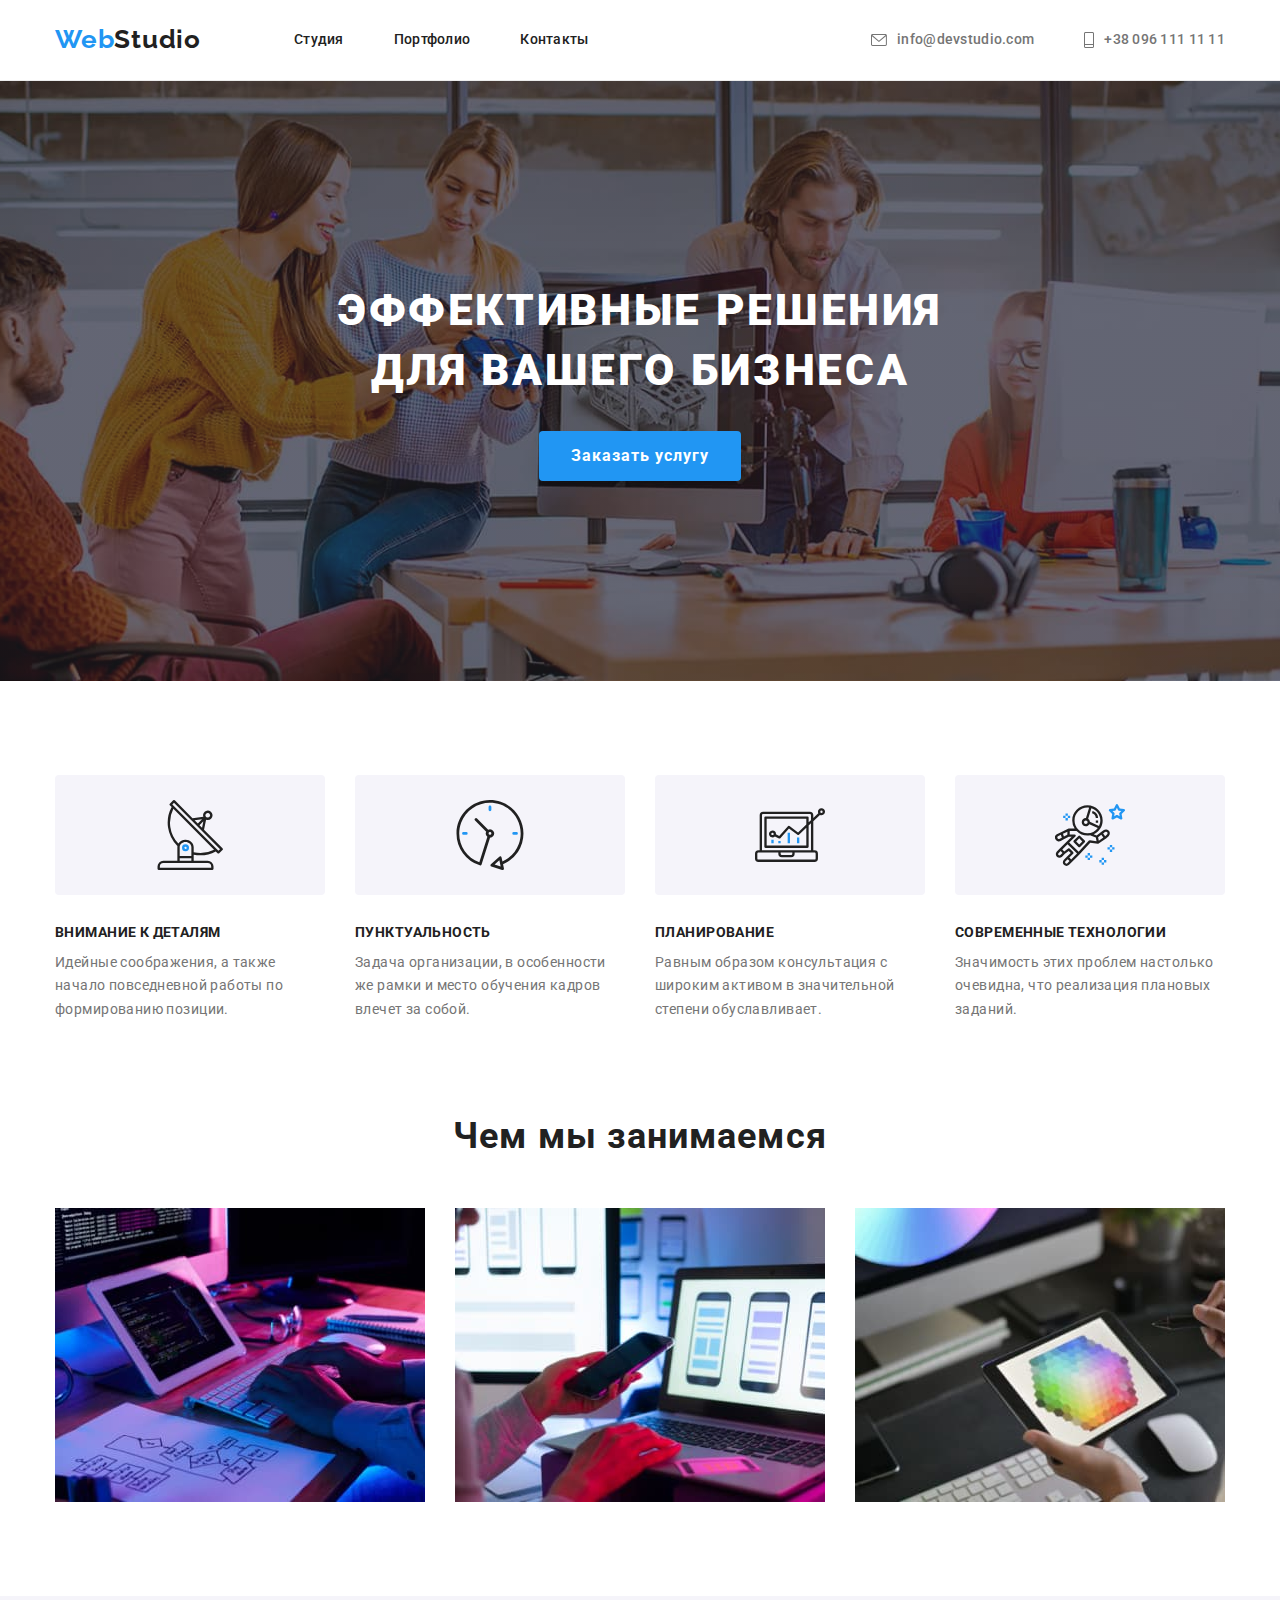
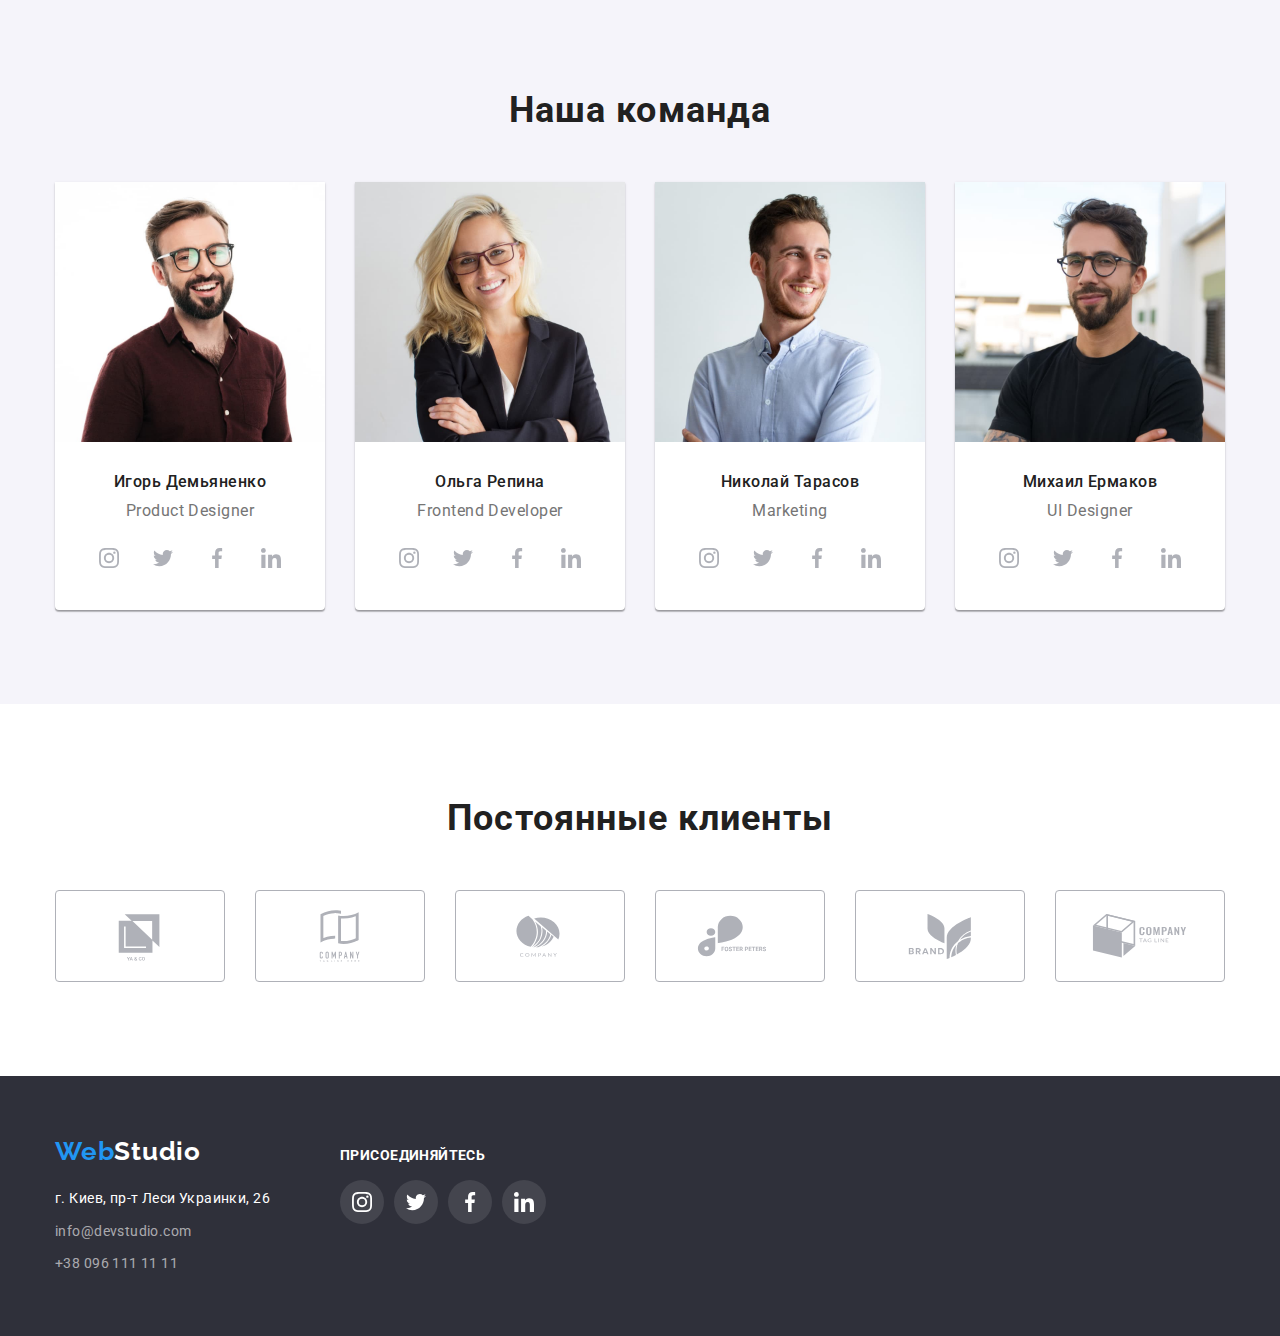
<file: index.html>
<!DOCTYPE html>
<html lang="ru">
<head>
    <meta charset="UTF-8">
    <meta http-equiv="X-UA-Compatible" content="IE=edge">
    <meta name="viewport" content="width=device-width, initial-scale=1.0">
    <title>Document</title>
      <style>
        a {
          text-decoration: none;
        }
      </style>
      <link rel="preconnect" href="https://fonts.googleapis.com">
      <link rel="preconnect" href="https://fonts.gstatic.com" crossorigin>
      <link href="https://fonts.googleapis.com/css2?family=Raleway:wght@700&family=Roboto:wght@400;500;700;900&display=swap"
        rel="stylesheet">
      <link rel="stylesheet" href="https://cdnjs.cloudflare.com/ajax/libs/modern-normalize/1.1.0/modern-normalize.min.css" />
      <link rel="stylesheet" href="./css/styles.css">
</head>
<body class="page">
<!--хедер-->
   <header class="page-header">
    <div class="container menu-heder">
       <nav class="nav">
         <a href="/" class="logo"><span class="logos">Web</span>Studio</a>
          <ul class="site-nav list">
            <li class="nav-item"><a href="./index.html" class="link current">Студия</a></li>
            <li class="nav-item"><a href="./portfolio.html" class="link">Портфолио</a></li>
            <li class="nav-item"><a href="./contacts.html" class="link">Контакты</a></li>
          </ul>
       </nav>
          <ul class="contacts list">
            <li class="contacts-item"><a href="mailto:info@devstudio.com" class="contact">
              <svg class="phone-icon" width="16" height="12">
                <use href="./images/symbol-defs.svg#icon-envelope-hover"></use>
              </svg>
              info@devstudio.com</a>
            </li>
            <li class="contacts-item"><a href="tel:+380961111111" class="contact">
              <svg class="email-icon" width="10" height="16">
                <use href="./images/symbol-defs.svg#icon-Vector"></use>
              </svg>
              +38 096 111 11 11</a>
            </li>
          </ul>
    </div>
   </header> 
<!--головний контент сторінки-->
    <main>
     <!--секція герой-->
      <section class="hero">
        <div class="container">
           <h1 class="hero-title">Эффективные решения для вашего бизнеса</h1>
           <button type="button" class="button">Заказать услугу</button>
        </div>
     </section>
     <!--фішки компанії-->
     <section class="section">
      <div class="container">
       <h2 class="visually-hidden">Наши преимущества</h2>
       <ul class="feature-list list">
          <li class="item">
            <div class="box-icon">
              <svg class="item-icon">
                <use href="./images/symbol-defs.svg#icon-Group"></use>
              </svg>
            </div>
           <h3 class="title">Внимание к деталям</h3>
            <p class="text">Идейные соображения, а также начало повседневной работы по формированию позиции.</p>
         </li>
         <li class="item">
          <div class="box-icon">
            <svg class="item-icon">
              <use href="./images/symbol-defs.svg#icon-clock"></use>
            </svg>
          </div>
           <h3 class="title">Пунктуальность</h3>
            <p class="text">Задача организации, в особенности же рамки и место обучения кадров влечет за собой.</p>
         </li>
         <li class="item">
          <div class="box-icon">
            <svg class="item-icon">
              <use href="./images/symbol-defs.svg#icon-diagram"></use>
            </svg>
          </div>
           <h3 class="title">Планирование</h3>
            <p class="text">Равным образом консультация с широким активом в значительной степени обуславливает.</p>
         </li>
         <li class="item">
          <div class="box-icon">
            <svg class="item-icon">
              <use href="./images/symbol-defs.svg#icon-astronaut"></use>
            </svg>
          </div>
           <h3 class="title">Современные технологии</h3>
            <p class="text">Значимость этих проблем настолько очевидна, что реализация плановых заданий.</p>
         </li>
        </ul>
      </div>
     </section>
     <!--діяльність компанії-->
     <section class="section work-section">
      <div class="container">
        <h2 class="work">Чем мы занимаемся</h2>
        <ul class="work-list list">
            <li class="img work-list-item"><img src="./images/img1.jpg" alt="робота с ПК" width="370"></li>
            <li class="img work-list-item"><img src="./images/img2.jpg" alt="Робота с телефоном" width="370"></li>
            <li class="img work-list-item"><img src="./images/img3.jpg" alt="робота с планшетом" width="370"></li>
        </ul>
      </div>
     </section>
     <!--члени компанії-->
     <section class="section user">
      <div class="container">
        <h2 class="galery">Наша команда</h2>
        <ul class="galery-list list">
            <li class="galery-item">
                <img src="./images/igor.jpg" alt="фото Игорь Демьяненко" width="270">
              <div class="person-description">
                <h3 class="headline">Игорь Демьяненко</h3>
                <p class="tagline">Product Designer</p>
                <ul class="user-soc-list list">
                    <li class="user-soc-item">
                    <a class="user-soc-link link" href="">
                      <svg class="user-soc-icon" width="20" height="20">
                        <use href="./images/symbol-defs.svg#icon-instagram"></use>
                      </svg>
                    </a>
                  </li>
                    <li class="user-soc-item">
                    <a class="user-soc-link link" href="">
                      <svg class="user-soc-icon" width="20" height="20">
                        <use href="./images/symbol-defs.svg#icon-twitter"></use>
                      </svg>
                    </a>
                  </li>
                    <li class="user-soc-item">
                    <a class="user-soc-link link" href="">
                      <svg class="user-soc-icon" width="20" height="20">
                        <use href="./images/symbol-defs.svg#icon-facebook"></use>
                      </svg>
                    </a>
                  </li>
                  <li class="user-soc-item">
                    <a class="user-soc-link link" href="">
                      <svg class="user-soc-icon" width="20" height="20">
                        <use href="./images/symbol-defs.svg#icon-linkedin"></use>
                      </svg>
                    </a>
                  </li>
                </ul>
              </div>
              </li>
            <li class="galery-item">
                <img src="./images/olga.jpg" alt="фото Ольга Репина" width="270">
              <div class="person-description">
                <h3 class="headline">Ольга Репина</h3>
                <p class="tagline">Frontend Developer</p>
                <ul class="user-soc-list list">
                    <li class="user-soc-item">
                    <a class="user-soc-link link" href="">
                      <svg class="user-soc-icon" width="20" height="20">
                        <use href="./images/symbol-defs.svg#icon-instagram"></use>
                      </svg>
                    </a>
                  </li>
                    <li class="user-soc-item">
                    <a class="user-soc-link link" href="">
                      <svg class="user-soc-icon" width="20" height="20">
                        <use href="./images/symbol-defs.svg#icon-twitter"></use>
                      </svg>
                    </a>
                  </li>
                    <li class="user-soc-item">
                    <a class="user-soc-link link" href="">
                      <svg class="user-soc-icon" width="20" height="20">
                        <use href="./images/symbol-defs.svg#icon-facebook"></use>
                      </svg>
                    </a>
                  </li>
                  <li class="user-soc-item">
                    <a class="user-soc-link link" href="">
                      <svg class="user-soc-icon" width="20" height="20">
                        <use href="./images/symbol-defs.svg#icon-linkedin"></use>
                      </svg>
                    </a>
                  </li>
                </ul>
              </div>
              </li>
            <li class="galery-item">
                <img src="./images/kolya.jpg" alt="фото Николай Тарасов" width="270">
              <div class="person-description">
                <h3 class="headline">Николай Тарасов</h3>
                <p class="tagline">Marketing</p>
                <ul class="user-soc-list list">
                    <li class="user-soc-item">
                    <a class="user-soc-link link" href="">
                      <svg class="user-soc-icon" width="20" height="20">
                        <use href="./images/symbol-defs.svg#icon-instagram"></use>
                      </svg>
                    </a>
                  </li>
                    <li class="user-soc-item">
                    <a class="user-soc-link link" href="">
                      <svg class="user-soc-icon" width="20" height="20">
                        <use href="./images/symbol-defs.svg#icon-twitter"></use>
                      </svg>
                    </a>
                  </li>
                    <li class="user-soc-item">
                    <a class="user-soc-link link" href="">
                      <svg class="user-soc-icon" width="20" height="20">
                        <use href="./images/symbol-defs.svg#icon-facebook"></use>
                      </svg>
                    </a>
                  </li>
                  <li class="user-soc-item">
                    <a class="user-soc-link link" href="">
                      <svg class="user-soc-icon" width="20" height="20">
                        <use href="./images/symbol-defs.svg#icon-linkedin"></use>
                      </svg>
                    </a>
                  </li>
                </ul>
              </div>
              </li>
            <li class="galery-item">
                <img src="./images/misha.jpg" alt="фото Михаил Ермаков" width="270">
              <div class="person-description">
                <h3 class="headline">Михаил Ермаков</h3>
                <p class="tagline">UI Designer</p>
                <ul class="user-soc-list list">
                    <li class="user-soc-item">
                    <a class="user-soc-link link" href="">
                      <svg class="user-soc-icon" width="20" height="20">
                        <use href="./images/symbol-defs.svg#icon-instagram"></use>
                      </svg>
                    </a>
                  </li>
                     <li class="user-soc-item">
                    <a class="user-soc-link link" href="">
                      <svg class="user-soc-icon" width="20" height="20">
                        <use href="./images/symbol-defs.svg#icon-twitter"></use>
                      </svg>
                    </a>
                  </li>
                    <li class="user-soc-item">
                    <a class="user-soc-link link" href="">
                      <svg class="user-soc-icon" width="20" height="20">
                        <use href="./images/symbol-defs.svg#icon-facebook"></use>
                      </svg>
                    </a>
                  </li>
                  <li class="user-soc-item">
                    <a class="user-soc-link link" href="">
                      <svg class="user-soc-icon" width="20" height="20">
                        <use href="./images/symbol-defs.svg#icon-linkedin"></use>
                      </svg>
                    </a>
                  </li>
                </ul>
              </div>
              </li>
        </ul>
      </div>
      </section>
      <!--постійні клієнти-->
      <section class="section">
        <div class="container-clients">
          <h2 class="work">Постоянные клиенты</h2>
          <ul class="clients-list">
            <li class="clients-item">
              <a href="">
                <svg class="clients-logo">
                  <use href="./images/symbol-defs.svg#icon-logo-customers1"></use>
                </svg>
              </a>
            </li>
            <li class="clients-item">
              <a href="">
                <svg class="clients-logo">
                  <use href="./images/symbol-defs.svg#icon-logo-customers2"></use>
                </svg>
              </a>
            </li>
            <li class="clients-item">
              <a href="">
                <svg class="clients-logo">
                  <use href="./images/symbol-defs.svg#icon-logo-customers3"></use>
                </svg>
              </a>
            </li>
            <li class="clients-item">
              <a href="">
                <svg class="clients-logo">
                  <use href="./images/symbol-defs.svg#icon-logo-customers4"></use>
                </svg>
              </a>
            </li>
            <li class="clients-item">
              <a href="">
                <svg class="clients-logo">
                  <use href="./images/symbol-defs.svg#icon-logo-customers5"></use>
                </svg>
              </a>
            </li>
            <li class="clients-item">
              <a href="">
                <svg class="clients-logo">
                  <use href="./images/symbol-defs.svg#icon-logo-customers6"></use>
                </svg>
              </a>
            </li>
          </ul>
        </div>
      </section>
    </main>
<!--футер-->
 <footer class="footer-menu">
    <div class="container footer">
      <div class="container-flex">
        <a href="/" class="footer-logo"> <span class="logos">Web</span>Studio</a>
        <address class="address">
          <ul class="address-list list">
            <li class="footer-address-item"> <a class="footer-address" href="https://goo.gl/maps/79SEyr8F4r5ZJnbD9">г. Киев, пр-т Леси Украинки, 26</a></li>
            <li class="footer-contact-item"> <a class="footer-contact" href="mailto:info@devstudio.com">info@devstudio.com</a></li>
            <li class="footer-contact-item"> <a class="footer-contact" href="tel:+380961111111">+38 096 111 11 11</a></li>
          </ul>
        </address>
      </div>
      <div class="futer-call">
        <h3 class="call">присоединяйтесь</h3>
        <ul class="user-soc-list list">
          <li class="futer-call-item">
            <a class="futer-call-link link" href="">
              <svg class="futer-call-icon" width="20" height="20">
                <use href="./images/symbol-defs.svg#icon-instagram"></use>
              </svg>
            </a>
          </li>
          <li class="futer-call-item">
            <a class="futer-call-link link" href="">
              <svg class="futer-call-icon" width="20" height="20">
                <use href="./images/symbol-defs.svg#icon-twitter"></use>
              </svg>
            </a>
          </li>
          <li class="futer-call-item">
            <a class="futer-call-link link" href="">
              <svg class="futer-call-icon" width="20" height="20">
                <use href="./images/symbol-defs.svg#icon-facebook"></use>
              </svg>
            </a>
          </li>
          <li class="futer-call-item">
            <a class="futer-call-link link" href="">
              <svg class="futer-call-icon" width="20" height="20">
                <use href="./images/symbol-defs.svg#icon-linkedin"></use>
              </svg>
            </a>
          </li>
        </ul>
      </div>
    </div>
 </footer>
</body>
</html>
</file>
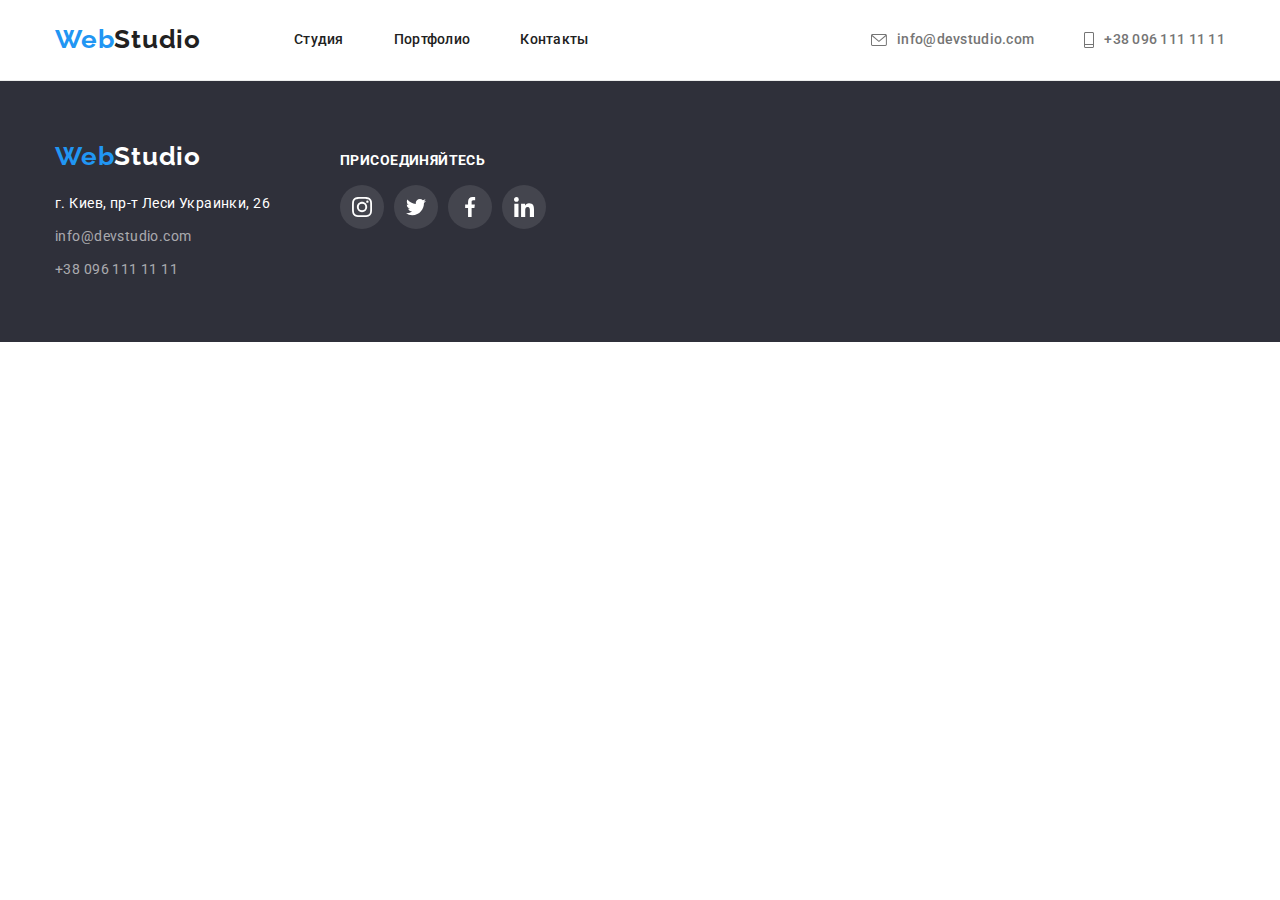
<file: contacts.html>
<!DOCTYPE html>
<html lang="ru">

<head>
    <meta charset="UTF-8">
    <meta http-equiv="X-UA-Compatible" content="IE=edge">
    <meta name="viewport" content="width=device-width, initial-scale=1.0">
    <title>Document</title>
    <style>
        a {
            text-decoration: none;
        }
    </style>
    <link rel="preconnect" href="https://fonts.googleapis.com">
    <link rel="preconnect" href="https://fonts.gstatic.com" crossorigin>
    <link
        href="https://fonts.googleapis.com/css2?family=Raleway:wght@700&family=Roboto:wght@400;500;700;900&display=swap"
        rel="stylesheet">
    <link rel="stylesheet"
        href="https://cdnjs.cloudflare.com/ajax/libs/modern-normalize/1.1.0/modern-normalize.min.css" />
    <link rel="stylesheet" href="./css/styles.css">
</head>
<body class="page">
    <!--хедер-->
<header class="page-header">
    <div class="container menu-heder">
        <nav class="nav">
            <a href="/" class="logo"><span class="logos">Web</span>Studio</a>
            <ul class="site-nav list">
                <li class="nav-item"><a href="./index.html" class="link current">Студия</a></li>
                <li class="nav-item"><a href="./portfolio.html" class="link">Портфолио</a></li>
                <li class="nav-item"><a href="./contacts.html" class="link">Контакты</a></li>
            </ul>
        </nav>
        <ul class="contacts list">
            <li class="contacts-item"><a href="mailto:info@devstudio.com" class="contact">
                    <svg class="phone-icon" width="16" height="12">
                        <use href="./images/symbol-defs.svg#icon-envelope-hover"></use>
                    </svg>
                    info@devstudio.com</a>
            </li>
            <li class="contacts-item"><a href="tel:+380961111111" class="contact">
                    <svg class="email-icon" width="10" height="16">
                        <use href="./images/symbol-defs.svg#icon-Vector"></use>
                    </svg>
                    +38 096 111 11 11</a>
            </li>
        </ul>
    </div>
</header>
    <!--футер-->
<footer class="footer-menu">
    <div class="container footer">
        <div class="container-flex">
            <a href="/" class="footer-logo"> <span class="logos">Web</span>Studio</a>
            <address class="address">
                <ul class="address-list list">
                    <li class="footer-address-item"> <a class="footer-address"
                            href="https://goo.gl/maps/79SEyr8F4r5ZJnbD9">г. Киев, пр-т Леси Украинки, 26</a></li>
                    <li class="footer-contact-item"> <a class="footer-contact"
                            href="mailto:info@devstudio.com">info@devstudio.com</a></li>
                    <li class="footer-contact-item"> <a class="footer-contact" href="tel:+380961111111">+38 096 111 11
                            11</a></li>
                </ul>
            </address>
        </div>
        <div class="futer-call">
            <h3 class="call">присоединяйтесь</h3>
            <ul class="user-soc-list list">
                <li class="futer-call-item">
                    <a class="futer-call-link link" href="">
                        <svg class="futer-call-icon" width="20" height="20">
                            <use href="./images/symbol-defs.svg#icon-instagram"></use>
                        </svg>
                    </a>
                </li>
                <li class="futer-call-item">
                    <a class="futer-call-link link" href="">
                        <svg class="futer-call-icon" width="20" height="20">
                            <use href="./images/symbol-defs.svg#icon-twitter"></use>
                        </svg>
                    </a>
                </li>
                <li class="futer-call-item">
                    <a class="futer-call-link link" href="">
                        <svg class="futer-call-icon" width="20" height="20">
                            <use href="./images/symbol-defs.svg#icon-facebook"></use>
                        </svg>
                    </a>
                </li>
                <li class="futer-call-item">
                    <a class="futer-call-link link" href="">
                        <svg class="futer-call-icon" width="20" height="20">
                            <use href="./images/symbol-defs.svg#icon-linkedin"></use>
                        </svg>
                    </a>
                </li>
            </ul>
        </div>
    </div>
</footer>
    </body>
    
    </html>
</file>
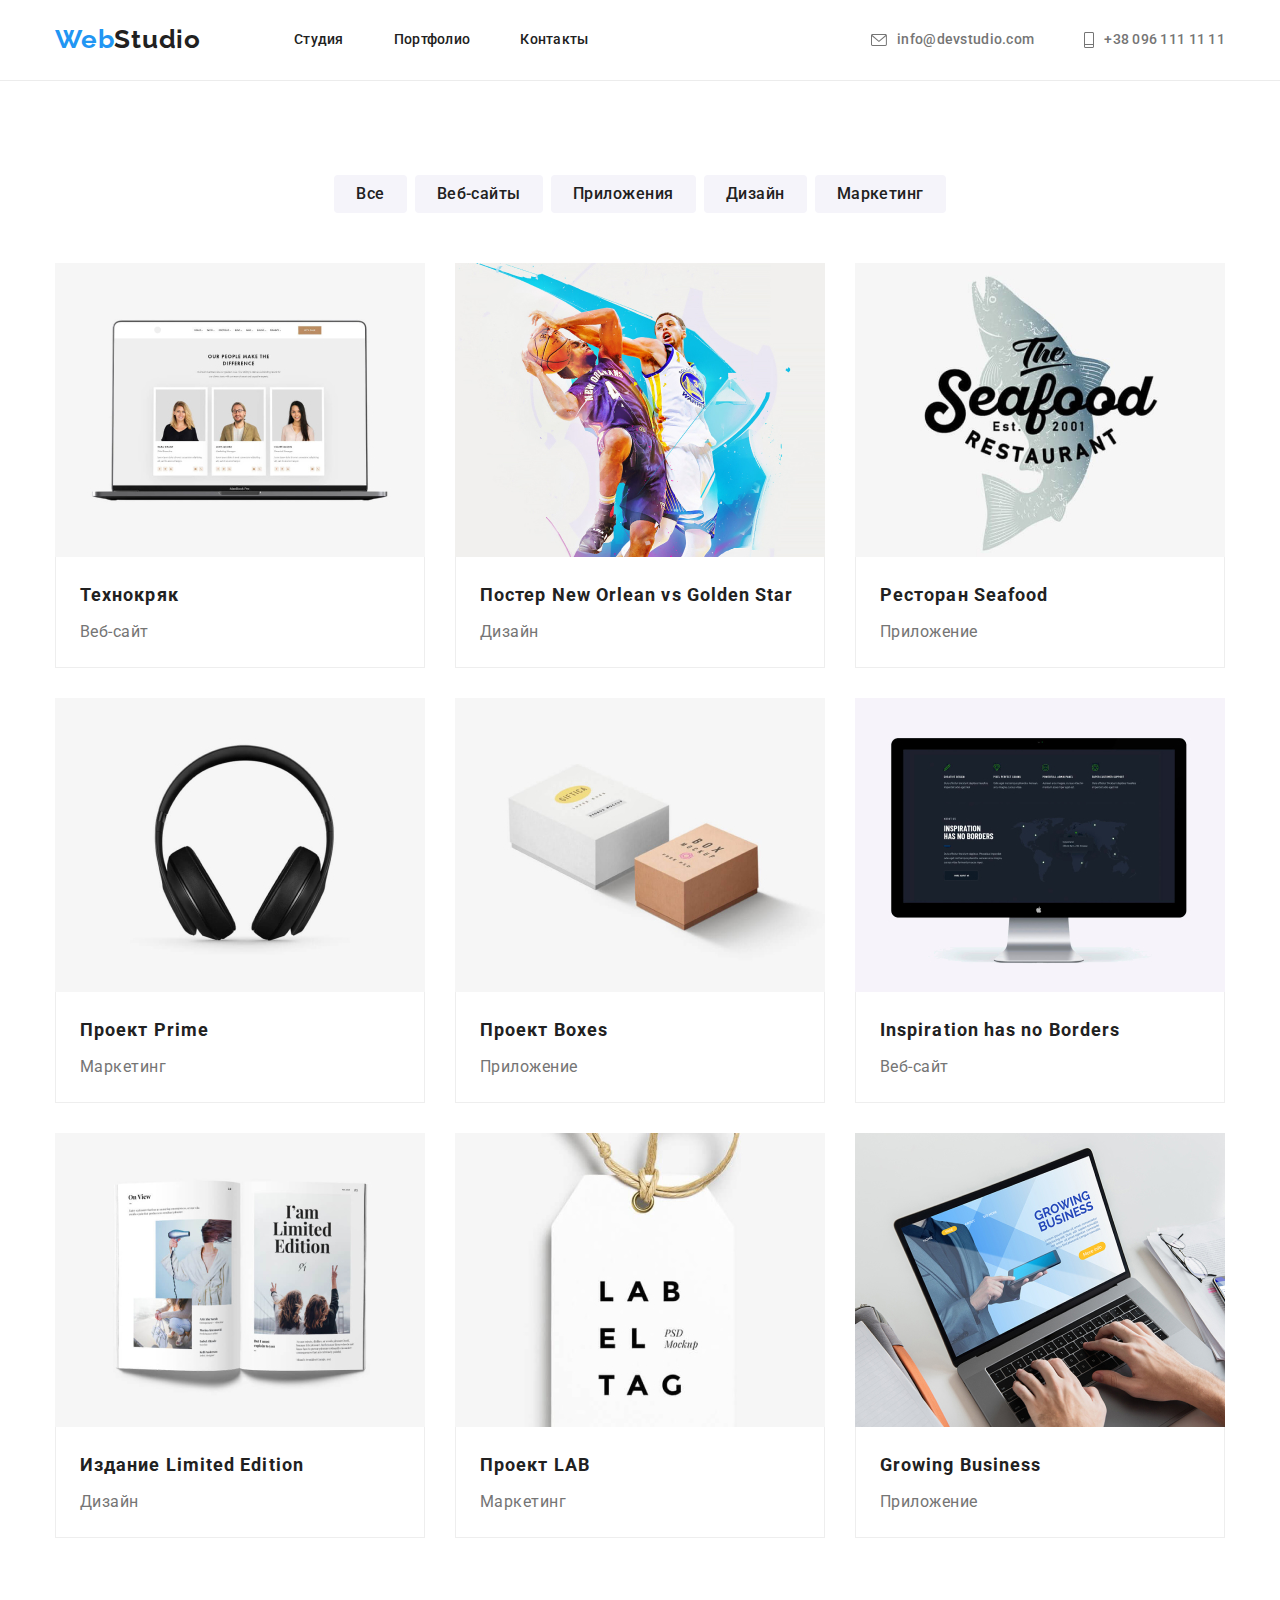
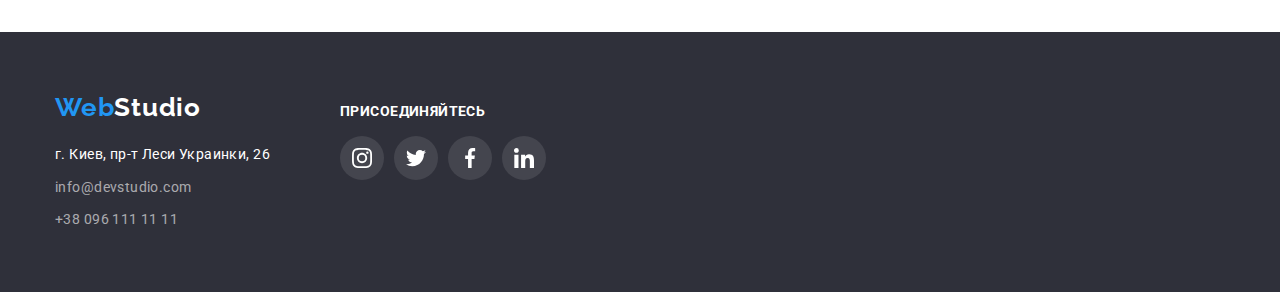
<file: portfolio.html>
<!DOCTYPE html>
<html lang="ru">
<head>
    <meta charset="UTF-8">
    <meta http-equiv="X-UA-Compatible" content="IE=edge">
    <meta name="viewport" content="width=device-width, initial-scale=1.0">
    <title>portfolio</title>
    <style>
         a {
            text-decoration: none;
        }
    </style>
    <link rel="preconnect" href="https://fonts.googleapis.com">
    <link rel="preconnect" href="https://fonts.gstatic.com" crossorigin>
    <link href="https://fonts.googleapis.com/css2?family=Raleway:wght@700&family=Roboto:wght@400;500;700;900&display=swap"
       rel="stylesheet">
    <link rel="stylesheet" href="https://cdnjs.cloudflare.com/ajax/libs/modern-normalize/1.1.0/modern-normalize.min.css" />
    <link rel="stylesheet" href="./css/styles.css">
</head>
<body class="page">
<!--хедер-->
  <header class="page-header">
    <div class="container menu-heder">
      <nav class="nav">
        <a href="/" class="logo"><span class="logos">Web</span>Studio</a>
        <ul class="site-nav list">
          <li class="nav-item"><a href="./index.html" class="link current">Студия</a></li>
          <li class="nav-item"><a href="./portfolio.html" class="link">Портфолио</a></li>
          <li class="nav-item"><a href="./contacts.html" class="link">Контакты</a></li>
        </ul>
      </nav>
      <ul class="contacts list">
        <li class="contacts-item"><a href="mailto:info@devstudio.com" class="contact">
            <svg class="phone-icon" width="16" height="12">
              <use href="./images/symbol-defs.svg#icon-envelope-hover"></use>
            </svg>
            info@devstudio.com</a>
        </li>
        <li class="contacts-item"><a href="tel:+380961111111" class="contact">
            <svg class="email-icon" width="10" height="16">
              <use href="./images/symbol-defs.svg#icon-Vector"></use>
            </svg>
            +38 096 111 11 11</a>
        </li>
      </ul>
    </div>
  </header>
<!--головний контент сторінки-->
    <main class="main">
      <section class="section">
       <div class="container">
        <h1 class="visually-hidden buttons-title"></h1>
            <ul class="button-items list">
                <li class="button-item">
                    <button type="button" class="button-primery">Все</button>
                </li>
                <li class="button-item">
                    <button type="button" class="button-primery">Веб-сайты</button>
                </li>
                <li class="button-item">
                    <button type="button" class="button-primery">Приложения</button>
                </li>
                <li class="button-item">
                    <button type="button" class="button-primery">Дизайн</button>
                </li>
                <li class="button-item">
                    <button type="button" class="button-primery">Маркетинг</button>
                </li>
            </ul>
        
            <!--Наши проекты-->
            <ul class="project-list list">
                <li class="project-item">
                  <a class="project-hover" href="">
                    <img src="./images/portfolio1.jpg" alt="фото Технокряк" width="370">
                    <div class="projects-description">
                      <h2 class="headline-portfolio">Технокряк</h2>
                      <p class="tagline-portfolio">Веб-сайт</p>
                    </div>
                  </a>
                </li>
                <li class="project-item">
                  <a class="project-hover" href="">
                    <img src="./images/portfolio2.jpg" alt="фото Постер New Orlean vs Golden Star" width="370">
                  <div class="projects-description">
                    <h2 class="headline-portfolio">Постер New Orlean vs Golden Star</h2>
                    <p class="tagline-portfolio">Дизайн</p>
                  </div>
                  </a>
                </li>
                <li class="project-item">
                  <a class="project-hover" href="">
                    <img src="./images/portfolio3.jpg" alt="фото Ресторан Seafood" width="370">
                  <div class="projects-description">
                    <h2 class="headline-portfolio">Ресторан Seafood</h2>
                    <p class="tagline-portfolio">Приложение</p>
                  </div>
                  </a>
                </li>
                <li class="project-item">
                  <a class="project-hover" href="">
                    <img src="./images/portfolio4.jpg" alt="фото Проект Prime<" width="370">
                  <div class="projects-description">
                    <h2 class="headline-portfolio">Проект Prime</h2>
                    <p class="tagline-portfolio">Маркетинг</p>
                  </div>
                  </a>
                </li>
                <li class="project-item">
                  <a class="project-hover" href="">
                    <img src="./images/portfolio5.jpg" alt="фото Проект Boxes" width="370">
                  <div class="projects-description">
                    <h2 class="headline-portfolio">Проект Boxes</h2>
                    <p class="tagline-portfolio">Приложение</p>
                  </div>
                  </a>
                </li>
                <li class="project-item">
                  <a class="project-hover" href="">
                    <img src="./images/portfolio6.jpg" alt="фото Inspiration has no Borders" width="370">
                  <div class="projects-description">
                    <h2 class="headline-portfolio">Inspiration has no Borders</h2>
                    <p class="tagline-portfolio">Веб-сайт</p>
                  </div>
                  </a>
                </li>
                <li class="project-item">
                  <a class="project-hover" href="">
                    <img src="./images/portfolio7.jpg" alt="фото Издание Limited Edition" width="370">
                  <div class="projects-description">
                    <h2 class="headline-portfolio">Издание Limited Edition</h2>
                    <p class="tagline-portfolio">Дизайн</p>
                  </div>
                  </a>
                </li>
                <li class="project-item">
                  <a class="project-hover" href="">
                    <img src="./images/portfolio8.jpg" alt="фото Проект LAB" width="370">
                  <div class="projects-description">
                    <h2 class="headline-portfolio">Проект LAB</h2>
                    <p class="tagline-portfolio">Маркетинг</p>
                  </div>
                  </a>
                </li>
                <li class="project-item">
                  <a class="project-hover" href="">
                    <img src="./images/portfolio9.jpg" alt="фото Growing Business" width="370">
                  <div class="projects-description">
                    <h2 class="headline-portfolio">Growing Business</h2>
                    <p class="tagline-portfolio">Приложение</p>
                  </div>
                  </a>
                </li>
            </ul>
        </div>
          </section>
    </main>
<!--футер-->
<footer class="footer-menu">
  <div class="container footer">
    <div class="container-flex">
      <a href="/" class="footer-logo"> <span class="logos">Web</span>Studio</a>
      <address class="address">
        <ul class="address-list list">
          <li class="footer-address-item"> <a class="footer-address" href="https://goo.gl/maps/79SEyr8F4r5ZJnbD9">г.
              Киев, пр-т Леси Украинки, 26</a></li>
          <li class="footer-contact-item"> <a class="footer-contact"
              href="mailto:info@devstudio.com">info@devstudio.com</a></li>
          <li class="footer-contact-item"> <a class="footer-contact" href="tel:+380961111111">+38 096 111 11 11</a></li>
        </ul>
      </address>
    </div>
    <div class="futer-call">
      <h3 class="call">присоединяйтесь</h3>
      <ul class="user-soc-list list">
        <li class="futer-call-item">
          <a class="futer-call-link link" href="">
            <svg class="futer-call-icon" width="20" height="20">
              <use href="./images/symbol-defs.svg#icon-instagram"></use>
            </svg>
          </a>
        </li>
        <li class="futer-call-item">
          <a class="futer-call-link link" href="">
            <svg class="futer-call-icon" width="20" height="20">
              <use href="./images/symbol-defs.svg#icon-twitter"></use>
            </svg>
          </a>
        </li>
        <li class="futer-call-item">
          <a class="futer-call-link link" href="">
            <svg class="futer-call-icon" width="20" height="20">
              <use href="./images/symbol-defs.svg#icon-facebook"></use>
            </svg>
          </a>
        </li>
        <li class="futer-call-item">
          <a class="futer-call-link link" href="">
            <svg class="futer-call-icon" width="20" height="20">
              <use href="./images/symbol-defs.svg#icon-linkedin"></use>
            </svg>
          </a>
        </li>
      </ul>
    </div>
  </div>
</footer>
    </body>
    </html>
</file>
<file: css/styles.css>
:root {
  --primary-text-color: #212121;
  --secondory-text-color: #757575;
  --text-title-color: #ffffff;
  --accent-color: #2196f3;
  --primary-bg-color: #ffffff;
  --secondary-bg-color: #f5f4fa;
  --footer-bg-color: #2f303a;
}

.page {
  font-family: Roboto, sans-serif;
  color: var(--primary-text-color);
  margin: 0;
}

.list {
  list-style: none;
  padding: 0;
  margin: 0;
}

.container {
  width: 1200px;
  padding-left: 15px;
  padding-right: 15px;
  margin: 0 auto;
  
  /* outline: 1px solid tomato; */
}

h1, h2, h3, h4, h5, h6, p, ul {
  margin-top: 0;
  margin-bottom: 0;
}

ul, ol {
  margin: 0;
  padding-left: 0;
}

/* ------Стилі для index.html------ */

/* ------хедер------ */
.page-header {
background-color: var(--primary-bg-color);
border-bottom: 1px solid #ECECEC;
}

.menu-heder {
  display: flex;
}

.site-nav {
display: flex;
margin-left: 93px;
}

.site-nav > li {
margin-right: 50px;
}

.site-nav >li:nth-child(3n) {
  margin-right: 0;
}

.nav{
    display: flex;
    align-items: center;
}

.contacts {
  align-items: center;
  display: flex;
  margin-left: auto;
}

.contacts>li {
  margin-right: 50px;
}

.contacts>li:nth-child(2n) {
  margin-right: 0px;
}

.logo {
  font-family: "Raleway";
  font-weight: 700;
  font-size: 26px;
  line-height: 1.19;
  letter-spacing: 0.03em;
  color: var(--primary-text-color);
  padding: 24px 0px 25px 0px;
}

.logos {
  color: var(--accent-color);
}

.link {
  font-weight: 500;
  font-size: 14px;
  line-height: 1.4;
  letter-spacing: 0.02em;
  color: var(--primary-text-color);
  text-align: center;
  padding: 32px 0px;
}

.link:hover,
.link:focus {
  color: var(--accent-color);
}

/* .current {
  color: var(--accent-color);
} */

.contact {
  font-weight: 500;
  font-size: 14px;
  line-height: 1.14;
  letter-spacing: 0.02em;
  color: var(--secondory-text-color);
  text-align: center;
  align-items: center;
  padding: 32px 0px;
  display: flex;
}

.contact:hover,
.contact:focus {
  color: var(--accent-color);
}


.email-icon,
.phone-icon {
  margin-right: 10px;
  fill: #757575;
}

  .contact:hover .email-icon,
  .contact:hover .phone-icon,
  .contact:focus .email-icon,
  .contact:focus .phone-icon {
    fill: var(--accent-color);
  }

/* ------секція герой------ */

.hero {
    background-color: var(--footer-bg-color);
    padding: 200px 0;
    max-width: 1600px;
    margin-right: auto;
    margin-left: auto;
    background-image: linear-gradient(
    rgba(47, 48, 58, 0.4), 
    rgba(47, 48, 58, 0.4)), 
  url(../images/hero-bg.jpg);
   background-repeat: no-repeat;
   background-position: center;
   background-size: cover;

}


.hero-title {
  font-weight: 900;
  font-size: 44px;
  line-height: 1.36;
  text-align: center;
  letter-spacing: 0.06em;
  text-transform: uppercase;
  color: var(--text-title-color);
  width: 696px;
  margin-left: auto;
  margin-right: auto;
  text-align: center;
}

.button {
  font-family: Roboto;
  font-weight: 700;
  font-size: 16px;
  line-height: 1.87;
  display: flex;
  align-items: center;
  text-align: center;
  letter-spacing: 0.06em;
  color: var(--text-title-color);
  background-color: var(--accent-color);
  cursor: pointer;
  border-radius: 4px;
  box-shadow: 0px 4px 4px rgba(0, 0, 0, 0.15);
  border: none;
  padding: 10px 32px;
  margin-top: 30px;
  margin-left: auto;
  margin-right: auto;
}

/* ------фішки компанії------ */


.box-icon {
  display: inline-flex;
  justify-content: center;
  align-items: center;
  width: 270px;
  height: 120px;
  background-color: var(--secondary-bg-color);
  background-repeat: no-repeat;
  margin-bottom: 30px;
  border-radius: 4px;
}

.item-icon {
  width: 70px;
  height: 70px;
}

.item {
  width: 270px;
}

.visually-hidden {
  position: absolute;
  white-space: nowrap;
  width: 1px;
  height: 1px;
  overflow: hidden;
  border: 0;
  padding: 0;
  clip: rect(0 0 0 0);
  clip-path: inset(50%);
  margin: -1px;
}
.section {
padding-top: 94px;
padding-bottom: 94px;
}

.feature-list {
  display: flex;
}

.item:nth-child(-n + 3) {
  margin-right: 30px;
}

.title {
  font-weight: 700;
  font-size: 14px;
  line-height: 1.14;
  letter-spacing: 0.03em;
  text-transform: uppercase;
  color: var(--primary-text-color);
  width: 270px;
}

.text {
  font-size: 14px;
  line-height: 1.71;
  letter-spacing: 0.03em;
  color: var(--secondory-text-color);
  width: 270px;
  margin-top: 10px;
}

.title {
  color: var(--primary-text-color);
}

.text {
  color: var(--secondory-text-color);
}

/* ------діяльність компанії------ */
.work-section {
  padding-top: 0;
}

.work-list{
display: flex;
margin-top: 50px;
}

img {
  max-width: 100%;
  height: auto;
  display: block;
}

.work-list-item {
 margin-right: 30px;
}

.work-list-item:nth-child(3n) {
  margin-right: 0;
}

.work {
  font-weight: 700;
  font-size: 36px;
  line-height: 1.16;
  text-align: center;
  letter-spacing: 0.03em;
  color: var(--primary-text-color);
}

/* ------члени компанії------ */

.user {
  background-color: var(--secondary-bg-color);
}

.galery {
  font-weight: 700;
  font-size: 36px;
  line-height: 1.16;
  text-align: center;
  letter-spacing: 0.03em;
  color: var(--primary-text-color);

}

.galery-list {
  display: flex;
  margin-top: 50px;
}

.galery-list > li:last-child {
  margin-right: 0px;
}

.galery-item {
  background-color: var(--primary-bg-color);
  width: 270px;
  margin-right: 30px;
  box-shadow: 0px 1px 3px rgba(0, 0, 0, 0.12),
    0px 1px 1px rgba(0, 0, 0, 0.14),
    0px 2px 1px rgba(0, 0, 0, 0.2);
  border-radius: 0px 0px 4px 4px;
}

.galery-item >li:last-child {
  margin-right: 0px;
}

.person-description {
  padding: 30px 32px;
}

.headline {
  font-weight: 500;
  font-size: 16px;
  line-height: 1.19;
  text-align: center;
  letter-spacing: 0.03em;
  color: var(--primary-text-color);
}

.tagline {
  font-size: 16px;
  line-height: 1.19;
  text-align: center;
  letter-spacing: 0.03em;
  color: var(--secondory-text-color);
  margin-top: 10px;
}

.user-soc-item {
 cursor: pointer;
}

.user-soc-list {
  display: flex;
  justify-content: center;
  margin-top: 16px;
}

.user-soc-item + .user-soc-item {
 margin-left: 10px;
} 


.user-soc-link {
  display: flex;
  align-items: center;
  justify-content: center;
  width: 44px;
  height: 44px;
  border-radius: 50% ;
  padding: 0;
}
    
.user-soc-icon {
  fill: #AFB1B8;
}

.user-soc-link:hover,
.user-soc-link:focus {
  background-color: var(--accent-color);
}

.user-soc-link:hover .user-soc-icon{
  fill: var(--primary-bg-color);
}

.user-soc-link:focus .user-soc-icon {
  fill: var(--primary-bg-color);
}



/* --- постійні клієнти- --- */

.container-clients {
  display: block;
  width: 1200px;
  padding-left: 15px;
  padding-right: 15px;
  margin-right: auto;
  margin-left: auto;
}

.clients-list {
  display: flex;
  list-style-type: none;
  margin-top: 50px;
}

.clients-item {
  display: flex;
  margin-right: 30px;
  width: 170px;
  height: 92px;
  border: 1px solid #afb1b8;
  border-radius: 4px;
}

.clients-item:last-child {
  margin-right: 0;
}

.clients-item>a:hover,
.clients-item>a:focus {
  border: 1px solid var(--accent-color);
  cursor: pointer;
}

.clients-item>a:hover .clients-logo,
.clients-item>a:focus .clients-logo {
  fill: var(--accent-color);
}

.clients-item>a {
  width: 170px;
  height: 92px;
  justify-content: center;
  align-items: center;
  display: flex;
}

.clients-logo {
  width: 106px;
  height: 60px;
  fill: #afb1b8;
}


/* ------футер------ */

.footer-menu {
  background-color: var(--footer-bg-color);
  padding: 60px 0;
  display: flex;
}
.footer{
  align-items: baseline;
  display: flex;
}

.footer-logo {
  font-family: Raleway;
  font-weight: 700;
  font-size: 26px;
  line-height: 1.19;
  letter-spacing: 0.03em;
  color: var(--text-title-color);
}

.address-list{
  margin-top: 20px;
}

.footer-address {
  font-family: Roboto;
  font-style: normal;
  font-size: 14px;
  line-height: 1.71;
  letter-spacing: 0.03em;
  color: var(--text-title-color);
}

.footer-contact-item{
margin-top: 9px;
}

.footer-contact {
  font-family: Roboto;
  font-style: normal;
  font-size: 14px;
  line-height: 1.71;
  letter-spacing: 0.03em;
  color: rgba(255, 255, 255, 0.6);
  
  margin-top: 9px;
}
.footer-address:focus,
.footer-address:hover {
  color: var(--accent-color);
}

.footer-contact:focus,
.footer-contact:hover {
  color: var(--accent-color);
}


.call {
font-size: 14px;
line-height: 1.14;
letter-spacing: 0.03em;
text-transform: uppercase;
color: var(--text-title-color);
}

.futer-call{
margin-left: 70px;
}

.futer-call-item {
  cursor: pointer;
}

.futer-call-list {
  display: flex;
  justify-content: center;
  margin-top: 20px;
}

.futer-call-item+.futer-call-item {
  margin-left: 10px;
}


.futer-call-link {
  display: flex;
  align-items: center;
  justify-content: center;
  background: rgba(255, 255, 255, 0.1);
  width: 44px;
  height: 44px;
  border-radius: 50%;
  padding: 0;
}

.futer-call-icon {
  fill: var(--primary-bg-color);
}

.futer-call-link:hover,
.futer-call-link:focus {
  background-color: var(--accent-color);
}




/* ------CSS для portfolio.html------ */
/* ------хедер підтягує стилі з CSS index.html ------ */
/* ------кнопки------ */


.button-items {
justify-content: center;
display: flex;
}

.button-items > li {
  margin-right: 8px;
}

.button-items >li:last-child{
  margin-right: 0;
}

.button-primery {
  font-family: "Roboto";
  font-weight: 500;
  font-size: 16px;
  line-height: 1.62;
  text-align: center;
  letter-spacing: 0.03em;
  color: var(--primary-text-color);
  cursor: pointer;
  border-radius: 4px;
  border-width: 0;
  padding: 6px 22px;
}

.button-primery {
  background-color: var(--secondary-bg-color);
}

.button-primery:hover,
.button-primery:focus {
  color: var(--text-title-color);
  background-color: var(--accent-color);
  box-shadow: 0px 3px 1px rgba(0, 0, 0, 0.1),
  0px 1px 2px rgba(0, 0, 0, 0.08),
  0px 2px 2px rgba(0, 0, 0, 0.12);
  border-radius: 4px;
}


/* ------Наши проекты------ */

.project-list{
  display: flex;
  flex-wrap: wrap;
  margin-top: 50px;
}

.project-list>li>img {
  display: block;
}

.project-list > li {
  margin-top: 30px;
  margin-right: 30px;
}

.project-list > li:nth-child(-n + 3) {
  margin-top: 0px;
}

.project-list > li:nth-child(3n + 3) {
  margin-right: 0px;
}

.project-item {
  background-color: var (--primary-bg-color);
  cursor: pointer;
}

.projects-description {
  padding: 20px 24px;
  border: 1px solid #EEEEEE;
  border-top: none;
}

.headline-portfolio {
  font-weight: 700;
  font-size: 18px;
  line-height: 2;
  letter-spacing: 0.06em;
  color: var(--primary-text-color);
}

.tagline-portfolio {
  font-size: 16px;
  line-height: 1.87;
  letter-spacing: 0.03em;
  color: var(--secondory-text-color);
  margin-top: 4px;
}

.project-hover {
  display: block;
}

.project-hover:hover,
.project-hover:focus {
  box-shadow: 0px 1px 1px rgba(0, 0, 0, 0.12),
  0px 4px 4px rgba(0, 0, 0, 0.06),
  1px 4px 6px rgba(0, 0, 0, 0.16);
}


/* ------футер підтягує стилі з CSS index.html------ */
</file>
